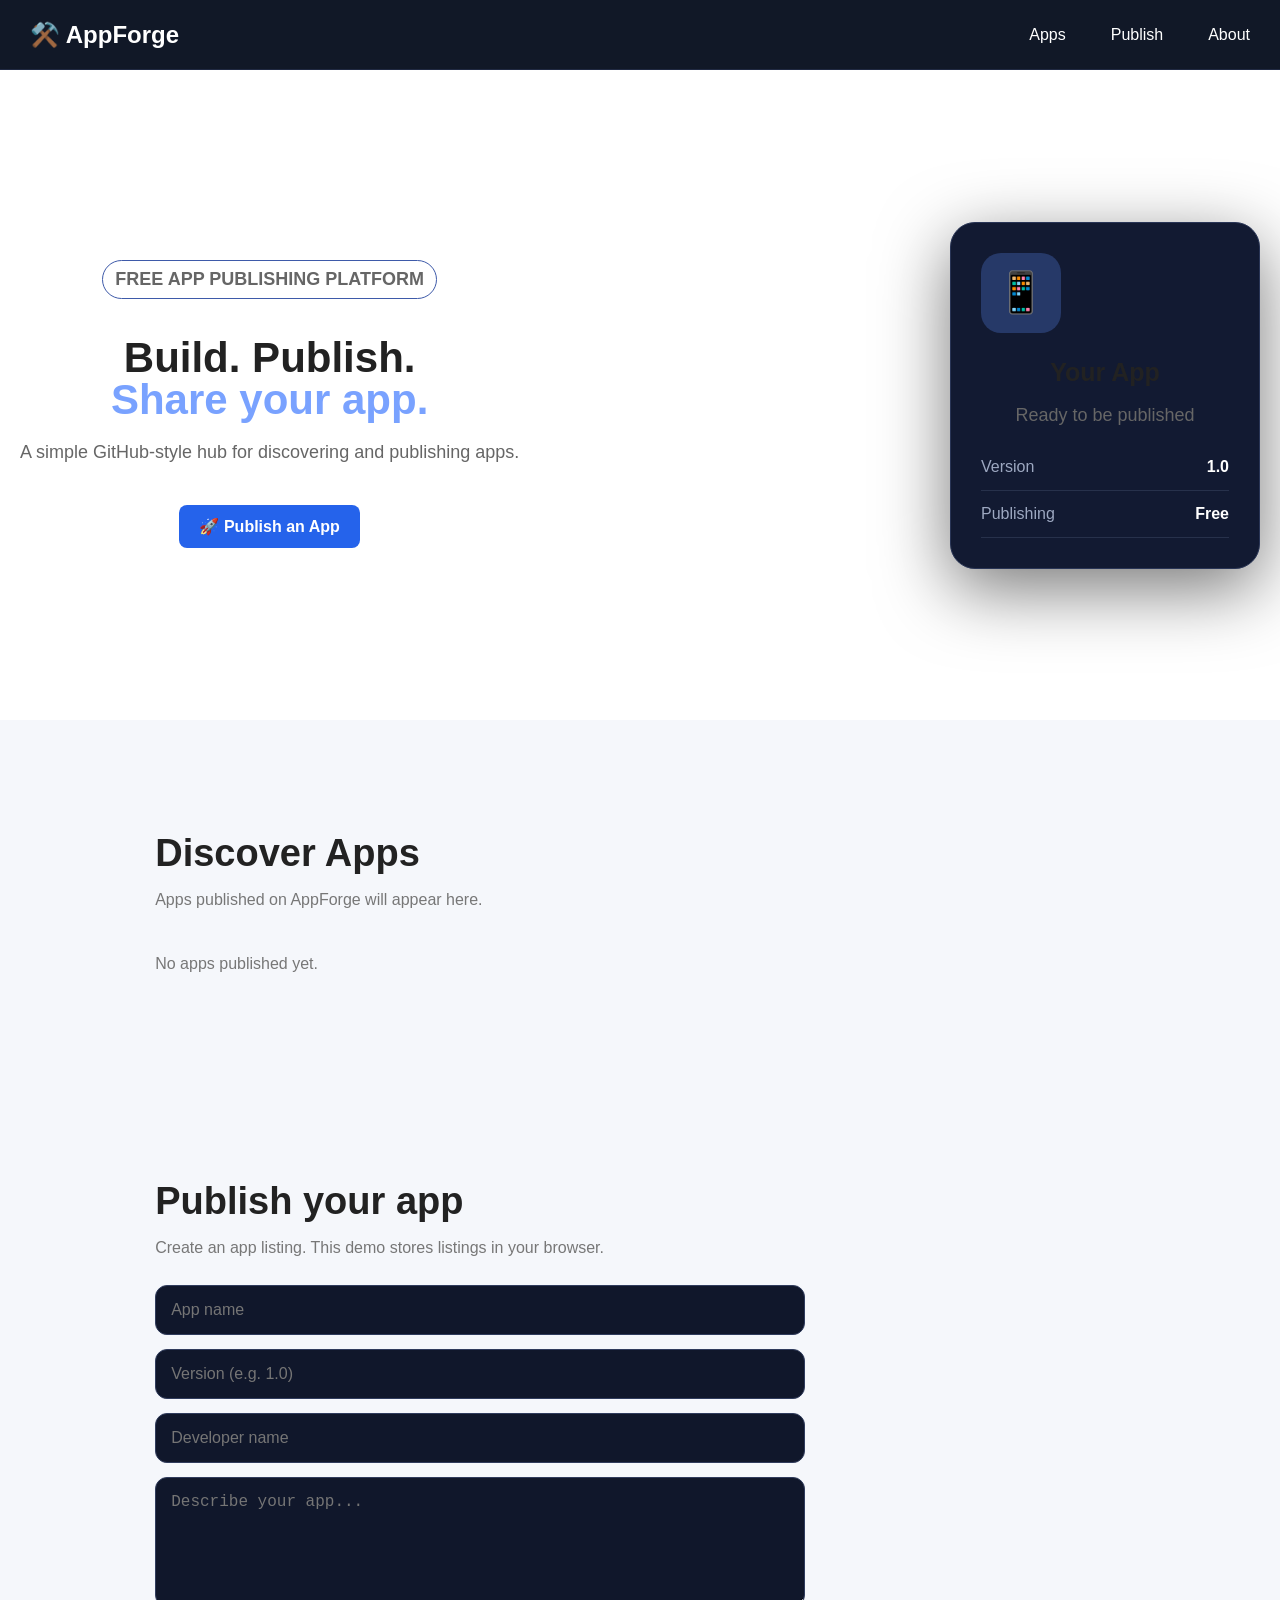
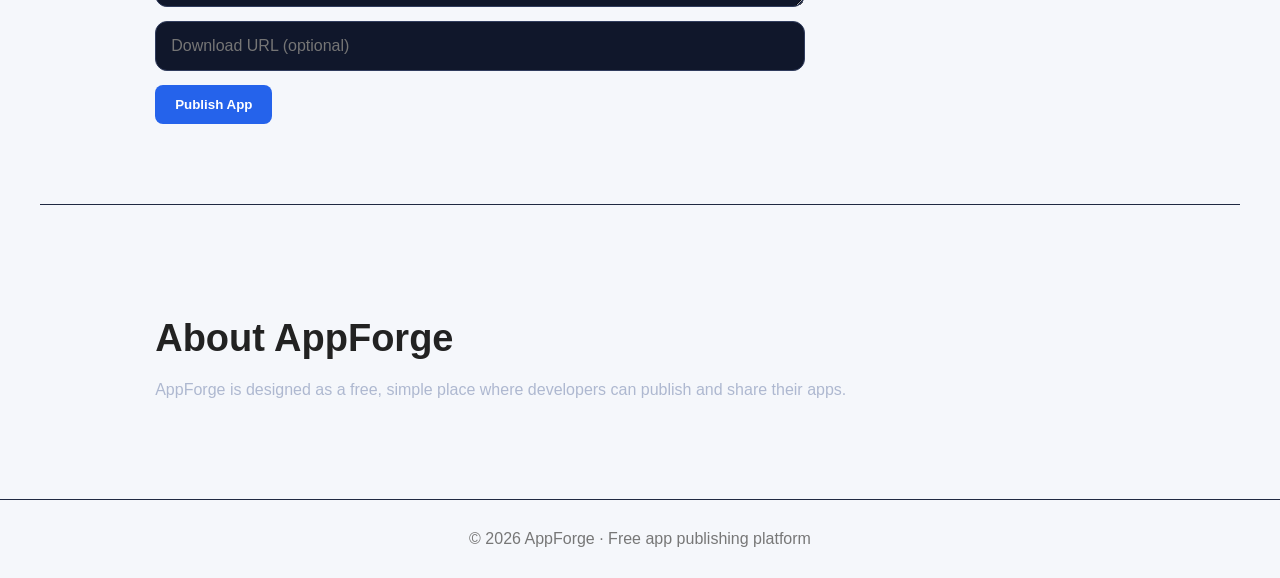
<file: index.html>
<!DOCTYPE html>
<html lang="en">
<head>
<meta charset="UTF-8">
<meta name="viewport" content="width=device-width, initial-scale=1.0">
<title>AppForge — Publish Apps Free</title>
<link rel="stylesheet" href="style.css">
</head>
<body>
<header>
  <div class="logo">⚒️ AppForge</div>
  <nav>
    <a href="#apps">Apps</a>
    <a href="#publish">Publish</a>
    <a href="#about">About</a>
  </nav>
</header>

<main>
<section class="hero">
  <div>
    <p class="badge">FREE APP PUBLISHING PLATFORM</p>
    <h1>Build. Publish.<br><span>Share your app.</span></h1>
    <p class="hero-text">A simple GitHub-style hub for discovering and publishing apps.</p>
    <a class="button" href="#publish">🚀 Publish an App</a>
  </div>
  <div class="hero-card">
    <div class="app-icon">📱</div>
    <h3>Your App</h3>
    <p>Ready to be published</p>
    <div class="mini-row"><span>Version</span><b>1.0</b></div>
    <div class="mini-row"><span>Publishing</span><b>Free</b></div>
  </div>
</section>

<section id="apps" class="section">
  <h2>Discover Apps</h2>
  <p class="muted">Apps published on AppForge will appear here.</p>
  <div id="appGrid" class="grid"></div>
</section>

<section id="publish" class="section publish">
  <h2>Publish your app</h2>
  <p class="muted">Create an app listing. This demo stores listings in your browser.</p>
  <form id="appForm">
    <input id="name" placeholder="App name" required>
    <input id="version" placeholder="Version (e.g. 1.0)" required>
    <input id="developer" placeholder="Developer name" required>
    <textarea id="description" placeholder="Describe your app..." required></textarea>
    <input id="download" placeholder="Download URL (optional)">
    <button class="button" type="submit">Publish App</button>
  </form>
</section>

<section id="about" class="section about">
  <h2>About AppForge</h2>
  <p>AppForge is designed as a free, simple place where developers can publish and share their apps.</p>
</section>
</main>

<footer>© 2026 AppForge · Free app publishing platform</footer>
<script src="script.js"></script>
</body>
</html>
</file>
<file: style.css>
*{box-sizing:border-box}html{scroll-behavior:smooth}body{margin:0;font-family:Inter,Arial,sans-serif;background:#0b1020;color:#f5f7ff}header{height:70px;padding:0 7%;display:flex;align-items:center;justify-content:space-between;border-bottom:1px solid #202942;background:#0b1020cc;backdrop-filter:blur(10px);position:sticky;top:0;z-index:5}.logo{font-weight:800;font-size:21px}nav{display:flex;gap:25px}nav a{color:#b8c1d9;text-decoration:none}nav a:hover{color:white}.hero{min-height:650px;padding:90px 9%;display:flex;align-items:center;justify-content:space-between;gap:50px;background:radial-gradient(circle at 75% 40%,#283b79 0,#111936 30%,#0b1020 65%)}.badge{display:inline-block;padding:8px 12px;border:1px solid #3e5aa9;border-radius:99px;color:#9db6ff;font-size:12px;font-weight:700}.hero h1{font-size:clamp(48px,7vw,82px);line-height:.98;margin:20px 0}.hero h1 span{color:#79a2ff}.hero-text{font-size:19px;color:#aeb8d0;max-width:550px;line-height:1.6}.button{display:inline-block;margin-top:20px;padding:14px 21px;border:0;border-radius:12px;background:#4f7cff;color:white;text-decoration:none;font-weight:800;cursor:pointer}.hero-card{width:310px;padding:30px;border:1px solid #293556;border-radius:25px;background:#121a32;box-shadow:0 20px 70px #0008}.app-icon{width:80px;height:80px;display:grid;place-items:center;background:#263968;border-radius:20px;font-size:40px}.hero-card h3{font-size:25px;margin-bottom:5px}.hero-card p,.muted{color:#929db8}.mini-row{display:flex;justify-content:space-between;padding:14px 0;border-bottom:1px solid #27314b;color:#9da8c1}.mini-row b{color:#fff}.section{padding:80px 9%;max-width:1200px;margin:auto}.section h2{font-size:38px;margin-bottom:8px}.grid{display:grid;grid-template-columns:repeat(auto-fit,minmax(230px,1fr));gap:18px;margin-top:30px}.card{background:#121a32;border:1px solid #293556;border-radius:18px;padding:22px}.card-icon{font-size:35px}.card h3{margin:13px 0 5px}.card p{color:#9da8c1;line-height:1.5}.card a{color:#8eacff}.publish form{display:grid;gap:14px;max-width:650px;margin-top:28px}.publish input,.publish textarea{width:100%;padding:15px;border-radius:12px;border:1px solid #303c5d;background:#10172b;color:white;font-size:16px}.publish textarea{min-height:130px;resize:vertical}.publish button{width:max-content;margin-top:0}.about{border-top:1px solid #202942}.about p{color:#aeb8d0;line-height:1.7;max-width:700px}footer{text-align:center;padding:30px;color:#75809b;border-top:1px solid #202942}@media(max-width:750px){.hero{padding:65px 7%;flex-direction:column;align-items:flex-start}.hero-card{width:100%}nav{gap:12px;font-size:14px}.section{padding:60px 7%}}
* {
  box-sizing: border-box;
}

body {
  margin: 0;
  font-family: Arial, sans-serif;
  background: #f5f7fb;
  color: #222;
}

header {
  background: #111827;
  color: white;
  padding: 18px 30px;
  display: flex;
  justify-content: space-between;
  align-items: center;
}

.logo {
  font-size: 24px;
  font-weight: bold;
}

nav a {
  color: white;
  text-decoration: none;
  margin-left: 20px;
}

.hero {
  text-align: center;
  padding: 70px 20px;
  background: white;
}

.hero h1 {
  font-size: 42px;
  margin-bottom: 10px;
}

.hero p {
  color: #666;
  font-size: 18px;
}

.container {
  max-width: 1000px;
  margin: auto;
  padding: 40px 20px;
}

.form-group {
  margin-bottom: 15px;
}

label {
  display: block;
  margin-bottom: 6px;
  font-weight: bold;
}

input,
textarea {
  width: 100%;
  padding: 12px;
  border: 1px solid #ccc;
  border-radius: 8px;
  font-size: 16px;
}

textarea {
  min-height: 120px;
}

.button,
button {
  display: inline-block;
  background: #2563eb;
  color: white;
  border: none;
  padding: 12px 20px;
  border-radius: 8px;
  cursor: pointer;
  text-decoration: none;
}

.button:hover,
button:hover {
  background: #1d4ed8;
}

.app-grid {
  display: grid;
  grid-template-columns: repeat(auto-fit, minmax(250px, 1fr));
  gap: 20px;
}

.app-card {
  background: white;
  padding: 20px;
  border-radius: 12px;
  box-shadow: 0 2px 10px rgba(0,0,0,0.08);
}

.muted {
  color: #777;
}

footer {
  text-align: center;
  padding: 30px;
  color: #777;
}
</file>
